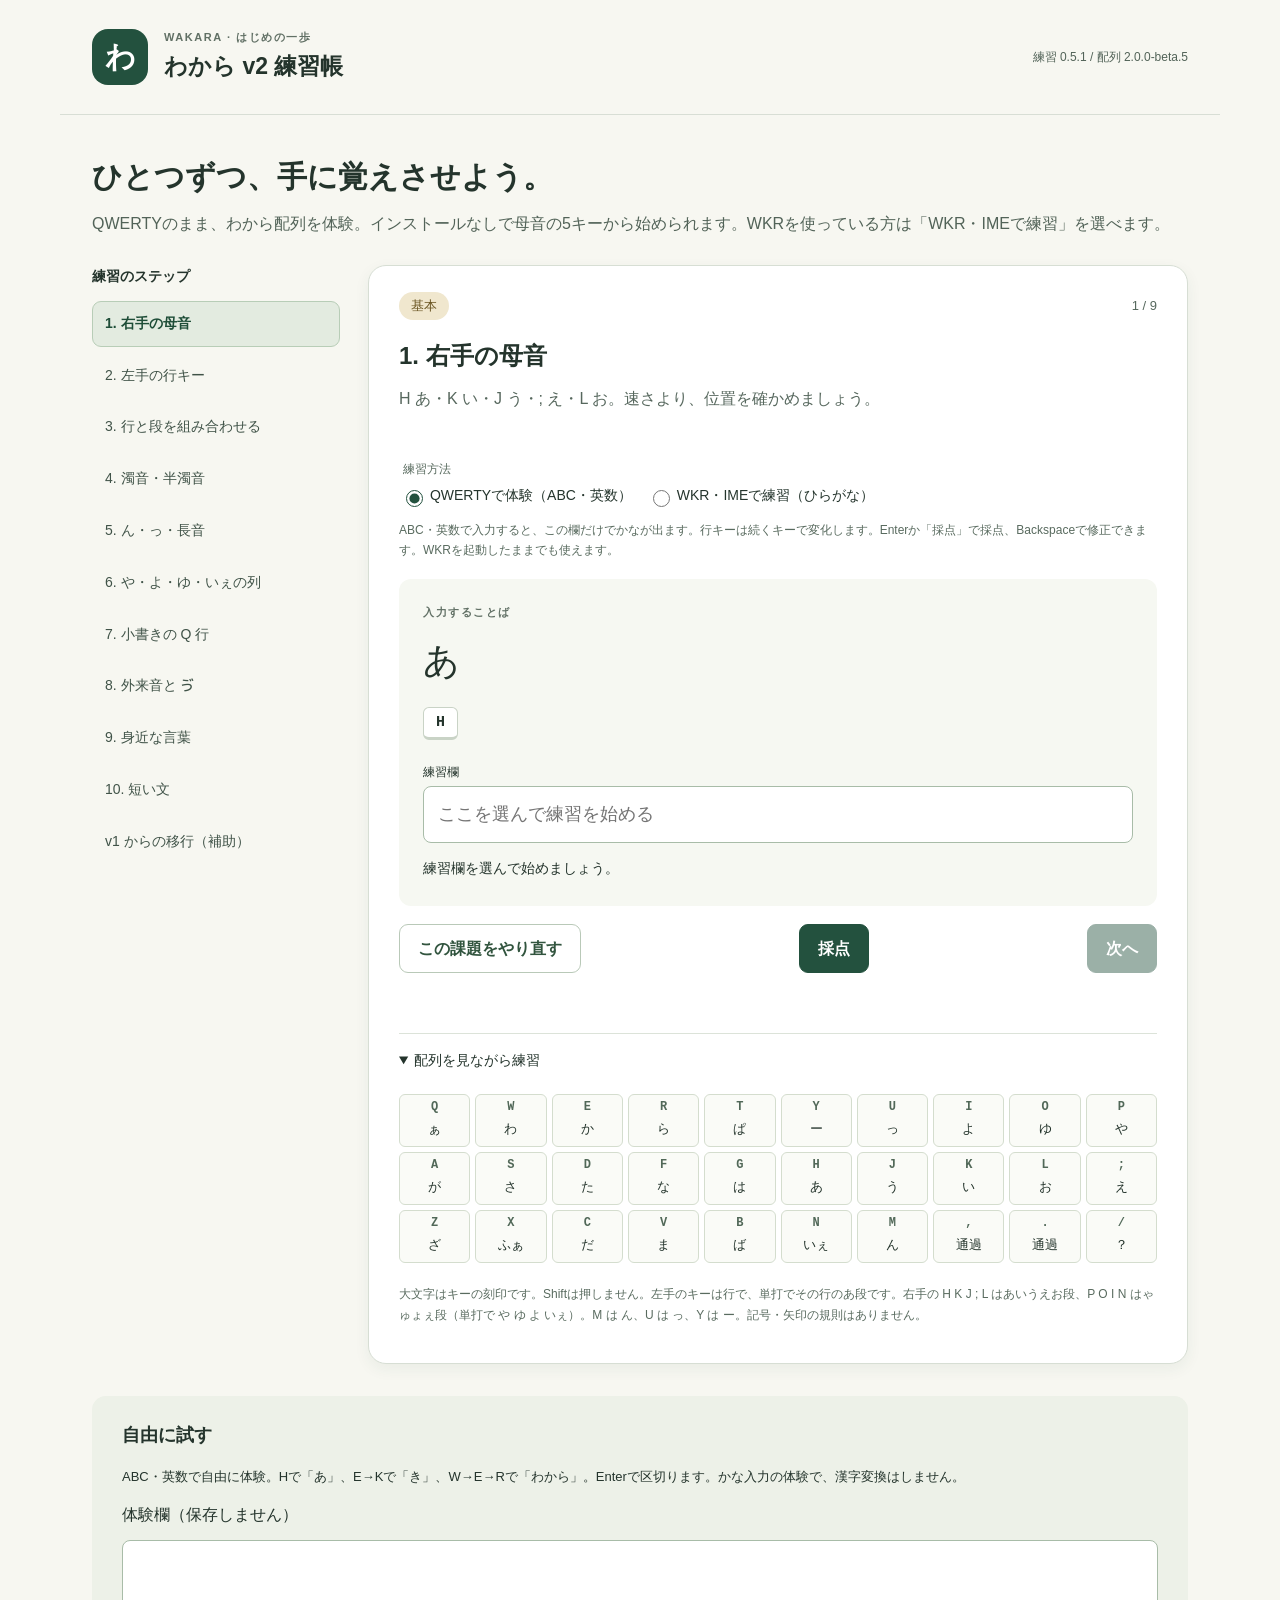
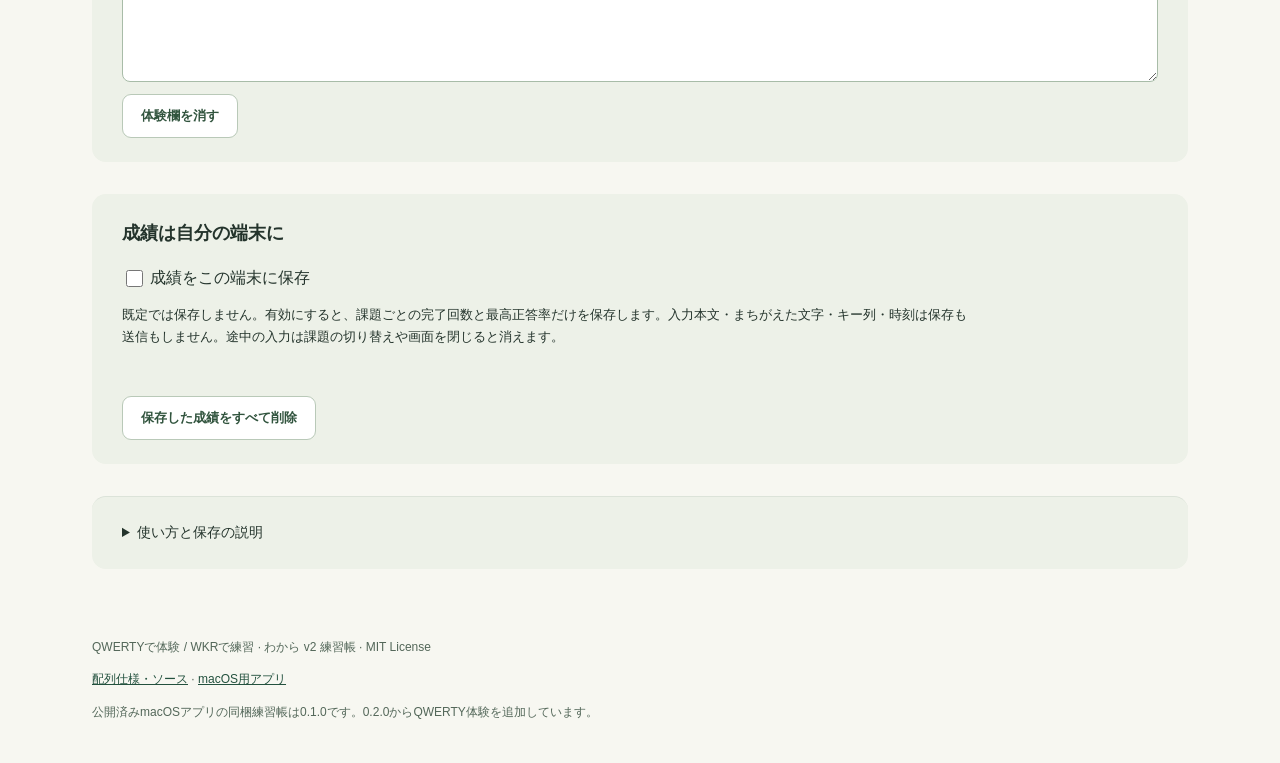
<file: Resources/Practice/index.html>
<!doctype html>
<html lang="ja"><head><meta charset="utf-8">
<meta name="viewport" content="width=device-width,initial-scale=1">
<meta http-equiv="Content-Security-Policy" content="default-src 'none'; script-src 'self'; style-src 'self'; img-src 'self' data:; connect-src 'none'; base-uri 'none'; form-action 'none'; frame-src 'none'; object-src 'none'">
<link rel="icon" href="data:,">
<title>わから v2 練習帳</title><link rel="stylesheet" href="style.css">
<script src="engine.js" defer></script>
<script src="data.js" defer></script><script src="core.js" defer></script><script src="app.js" defer></script>
</head><body>
<header><div class="brand"><span class="mark" aria-hidden="true">わ</span><div><p class="eyebrow">WAKARA · はじめの一歩</p><h1>わから v2 練習帳</h1></div></div><p id="versions"></p></header>
<main><section class="intro"><h2>ひとつずつ、手に覚えさせよう。</h2><p>QWERTYのまま、わから配列を体験。インストールなしで母音の5キーから始められます。WKRを使っている方は「WKR・IMEで練習」を選べます。</p></section>
<div class="workspace"><nav aria-label="練習課題"><h2>練習のステップ</h2><div id="lessons"></div></nav>
<section class="practice" aria-labelledby="lesson-title">
<div class="lesson-heading"><span id="stage" class="pill"></span><span id="position"></span></div><h2 id="lesson-title"></h2><p id="tip"></p>
<fieldset class="modes"><legend>練習方法</legend><label><input type="radio" name="mode" value="trial" checked> QWERTYで体験（ABC・英数）</label><label><input type="radio" name="mode" value="ime"> WKR・IMEで練習（ひらがな）</label></fieldset>
<p id="mode-help" class="help"></p><div class="exercise"><p class="eyebrow">入力することば</p><p id="target" aria-live="polite"></p><div id="keys" aria-label="キーの順番"></div>
<label id="input-label" for="typing">練習欄</label><input id="typing" type="text" autocomplete="off" autocapitalize="off" spellcheck="false" maxlength="160" aria-describedby="mode-help feedback" placeholder="ここを選んで練習を始める"><p id="feedback" role="status" aria-live="polite">準備ができたら、練習欄を選んでください。</p></div>
<div class="actions"><button id="retry" class="secondary">この課題をやり直す</button><button id="grade" type="button">採点</button><button id="next" disabled>次へ</button></div><p id="score" aria-live="polite"></p>
<details open><summary>配列を見ながら練習</summary><div id="keyboard" aria-label="v2の基本配列"></div><p class="help">大文字はキーの刻印です。Shiftは押しません。左手のキーは行で、単打でその行のあ段です。右手の H K J ; L はあいうえお段、P O I N はゃゅょぇ段（単打で や ゆ よ いぇ）。M は ん、U は っ、Y は ー。記号・矢印の規則はありません。</p></details>
</section></div>
<section class="privacy" aria-labelledby="free-title"><h2 id="free-title">自由に試す</h2><p id="free-help"></p><label for="free-typing">体験欄（保存しません）</label><textarea id="free-typing" rows="3" maxlength="1000" autocomplete="off" autocapitalize="off" spellcheck="false" aria-describedby="free-help"></textarea><button id="free-clear" class="secondary">体験欄を消す</button></section>
<section class="privacy" aria-labelledby="privacy-title"><h2 id="privacy-title">成績は自分の端末に</h2><label><input id="save" type="checkbox"> 成績をこの端末に保存</label><p>既定では保存しません。有効にすると、課題ごとの完了回数と最高正答率だけを保存します。入力本文・まちがえた文字・キー列・時刻は保存も送信もしません。途中の入力は課題の切り替えや画面を閉じると消えます。</p><p id="storage-status" role="status"></p><button id="delete" class="secondary">保存した成績をすべて削除</button></section>
<details class="privacy"><summary>使い方と保存の説明</summary><p>QWERTYで体験: ABC・英数に切り替えて使います。WKRは起動したままで構いません。入力は練習欄内だけでかなに変わり、他のアプリやOSの配列は変えません。Enterまたは「採点」で区切り・採点、Backspaceで仮表示を取り消すか1文字削除します。文字の途中への挿入・選択範囲の編集は行わず、末尾から入力します。記号キーの位置はJIS基準で、US配列の記号は実機未確認です。</p><p>WKR・IMEで練習: 普段のWKR v2と日本語入力を使い、ひらがなを確定してから、もう一度Enterで採点します。Enterに反応しない場合は「採点」を押してください。練習帳は入力結果を受け取り、二重に変換しません。こちらでは通常のカーソル・選択編集を使えます。</p><p>Web版は最初の読み込みに通信します。配布ZIPとmacOS版はオフラインで使えます。Web版の成績保存はこのサイトのlocalStorage、macOS版は各アプリ専用のpractice-progress-v2.jsonです。保存をオフにすると、この配列版の保存済み成績を削除します。端末間やWeb・アプリ間の自動同期はしません。旧練習版と保存先を分けています。</p><p>入力本文・誤入力・キー列・日時は保存・送信しません。自由入力は採点しません。保存する正答率は正しい回答数 / 提出した回答数で、両モード共通です。保存できない環境では保存せず続けます。公開Webサイトの閲覧時には、GitHubがセキュリティ目的でIPアドレスを記録します。</p></details>
</main><footer><p>QWERTYで体験 / WKRで練習 · わから v2 練習帳 · MIT License</p><p><a href="https://github.com/yuhkis/wkr-layout">配列仕様・ソース</a> · <a href="https://github.com/yuhkis/wkr-macos/releases/tag/v0.8.0-public.beta.5">macOS用アプリ</a></p><p>公開済みmacOSアプリの同梱練習帳は0.1.0です。0.2.0からQWERTY体験を追加しています。</p></footer></body></html>
</file>
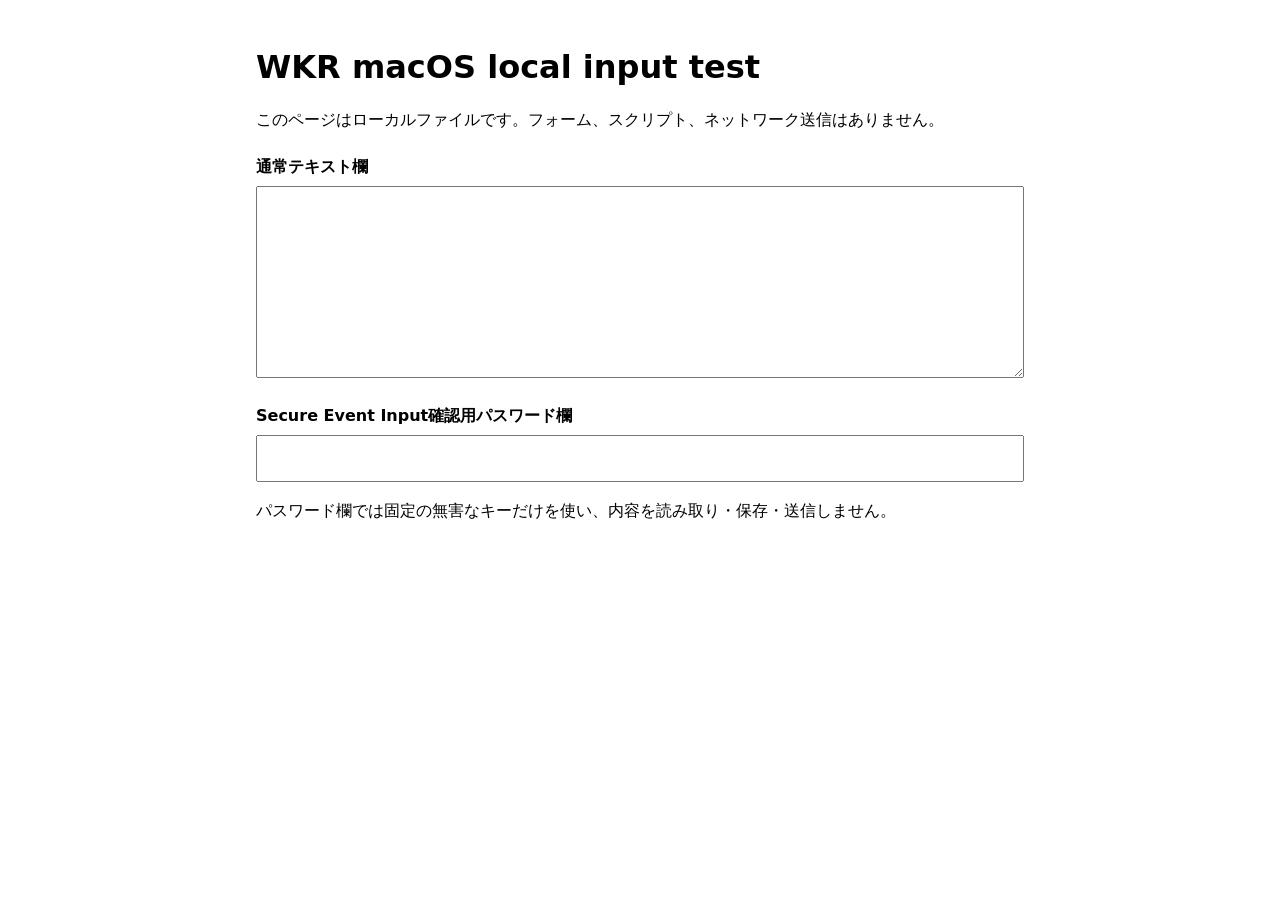
<file: Resources/LocalInputTest.html>
<!doctype html>
<html lang="ja">
<head>
  <meta charset="utf-8">
  <meta name="viewport" content="width=device-width, initial-scale=1">
  <title>WKR macOS local input test</title>
  <style>
    body { font: 16px system-ui, sans-serif; max-width: 48rem; margin: 3rem auto; padding: 0 1rem; }
    label { display: block; margin: 1.5rem 0 0.5rem; font-weight: 600; }
    textarea, input { box-sizing: border-box; width: 100%; font: inherit; padding: 0.75rem; }
    textarea { min-height: 12rem; }
    p { line-height: 1.6; }
  </style>
</head>
<body>
  <h1>WKR macOS local input test</h1>
  <p>このページはローカルファイルです。フォーム、スクリプト、ネットワーク送信はありません。</p>

  <label for="normal">通常テキスト欄</label>
  <textarea id="normal" autocomplete="off" spellcheck="false"></textarea>

  <label for="secure">Secure Event Input確認用パスワード欄</label>
  <input id="secure" type="password" autocomplete="off">
  <p>パスワード欄では固定の無害なキーだけを使い、内容を読み取り・保存・送信しません。</p>
</body>
</html>
</file>
<file: Resources/Practice/style.css>
*{box-sizing:border-box}body{margin:0;color:#24342c;background:#f7f7f1;font-family:-apple-system,BlinkMacSystemFont,"Hiragino Sans",sans-serif;line-height:1.7}header,main,footer{max-width:1160px;margin:auto;padding:28px 32px}header{display:flex;align-items:center;justify-content:space-between;border-bottom:1px solid #d8ded5;gap:20px}.brand{display:flex;align-items:center;gap:16px}.mark{display:grid;place-items:center;background:#23513e;color:#fff;width:56px;height:56px;border-radius:16px;font-size:30px;font-weight:700}.eyebrow{font-size:11px;letter-spacing:.14em;font-weight:700;color:#617065;margin:0}h1{font-size:23px;margin:0}#versions{font-size:12px;color:#526358;max-width:300px}.intro{margin:0 0 28px}.intro h2{font-size:30px;margin:8px 0}.intro p{margin:8px 0;color:#526358}.workspace{display:grid;grid-template-columns:248px minmax(0,1fr);gap:28px}nav h2{font-size:14px;margin:0 0 12px}#lessons{display:flex;flex-direction:column;gap:6px}button,input{font:inherit}button{cursor:pointer;border:1px solid #23513e;border-radius:9px;padding:10px 18px;background:#23513e;color:white;font-weight:600}button:disabled{opacity:.45;cursor:default}button:hover:not(:disabled){filter:brightness(.95)}button:focus-visible,input:focus-visible,summary:focus-visible,a:focus-visible{outline:3px solid #c28a25;outline-offset:3px}nav button{background:transparent;border-color:transparent;color:#405348;text-align:left;padding:10px 12px;font-size:14px;font-weight:500}nav button[aria-current=true]{background:#e3ebe0;color:#1e4d37;border-color:#b8cdb7;font-weight:700}.badge{font-size:10px;color:#576a59;display:block}.practice{background:#fff;border:1px solid #d7ded4;border-radius:18px;padding:26px 30px;box-shadow:0 5px 15px #244d3910}.lesson-heading{display:flex;justify-content:space-between;align-items:center;font-size:13px;color:#57695e}.pill{background:#f0e7ce;color:#695421;padding:3px 12px;border-radius:30px}#lesson-title{font-size:24px;margin:16px 0 8px}#tip{margin:0 0 22px;color:#57685e;min-height:52px}.modes{border:0;padding:0;display:flex;flex-wrap:wrap;gap:16px}.modes legend{font-size:12px;color:#596b5f;margin-bottom:5px}.modes label{font-size:14px}input[type=radio],input[type=checkbox]{accent-color:#23513e;width:17px;height:17px;vertical-align:middle}.help{font-size:12px;color:#596b5f}.exercise{background:#f6f8f2;border-radius:12px;padding:24px;margin:18px 0}#target{font-size:36px;letter-spacing:.06em;margin:8px 0 16px;overflow-wrap:anywhere}#keys{display:flex;flex-wrap:wrap;gap:7px;margin-bottom:22px}kbd{font:600 15px ui-monospace,monospace;background:white;border:1px solid #c9d3c6;border-bottom-width:3px;border-radius:6px;padding:6px 12px;min-width:34px;text-align:center}kbd.done{color:#315d42;background:#dcebdc;border-color:#bfd0b9}kbd.current{outline:2px solid #c69536;outline-offset:1px}#input-label{font-size:12px;display:block;margin-bottom:4px}#typing{display:block;width:100%;padding:12px 14px;background:#fff;border:1px solid #a8bca8;border-radius:8px;font-size:18px}#feedback{font-size:14px;margin-bottom:0;min-height:25px}.actions{display:flex;flex-wrap:wrap;justify-content:space-between;gap:16px}.secondary{background:white;color:#31543e;border-color:#b9c9b8}#score{min-height:24px;color:#23513e;font-weight:700}details{margin-top:20px;border-top:1px solid #dce3d9;padding-top:15px}summary{cursor:pointer;font-size:14px}#keyboard{margin:16px 0;overflow-x:auto}.keyrow{display:grid;grid-template-columns:repeat(10,minmax(38px,1fr));gap:5px;margin:5px 0;min-width:425px}.keycap{border:1px solid #d4ddce;border-radius:6px;text-align:center;padding:5px 0;background:#fafbf7}.keycap b{display:block;font:600 12px ui-monospace,monospace;color:#516858}.keycap span{font-size:13px}.privacy{margin-top:32px;background:#edf1e8;padding:24px 30px;border-radius:14px}.privacy h2{font-size:18px;margin-top:0}.privacy p{font-size:13px;max-width:850px}.privacy button{font-size:13px}footer{font-size:12px;color:#536759}a{color:#23513e}#storage-status{min-height:22px} @media(max-width:760px){header,main,footer{padding:20px 16px}header{align-items:flex-start;flex-direction:column;gap:4px}.intro h2{font-size:24px}.workspace{grid-template-columns:minmax(0,1fr)}#lessons{flex-direction:row;overflow:auto;padding-bottom:6px}nav button{flex:0 0 180px}.practice{padding:22px 16px}#target{font-size:29px}.exercise{padding:18px 14px}#tip{min-height:0}.privacy{padding:22px 18px}} @media(prefers-reduced-motion:reduce){*{scroll-behavior:auto}}

.workspace>nav,.practice{min-width:0}

textarea{font:inherit;display:block;width:100%;box-sizing:border-box;margin:12px 0;padding:14px;border:1px solid #a8bca8;border-radius:8px;font-size:22px}textarea:focus-visible{outline:3px solid #c28a25;outline-offset:3px}
</file>
